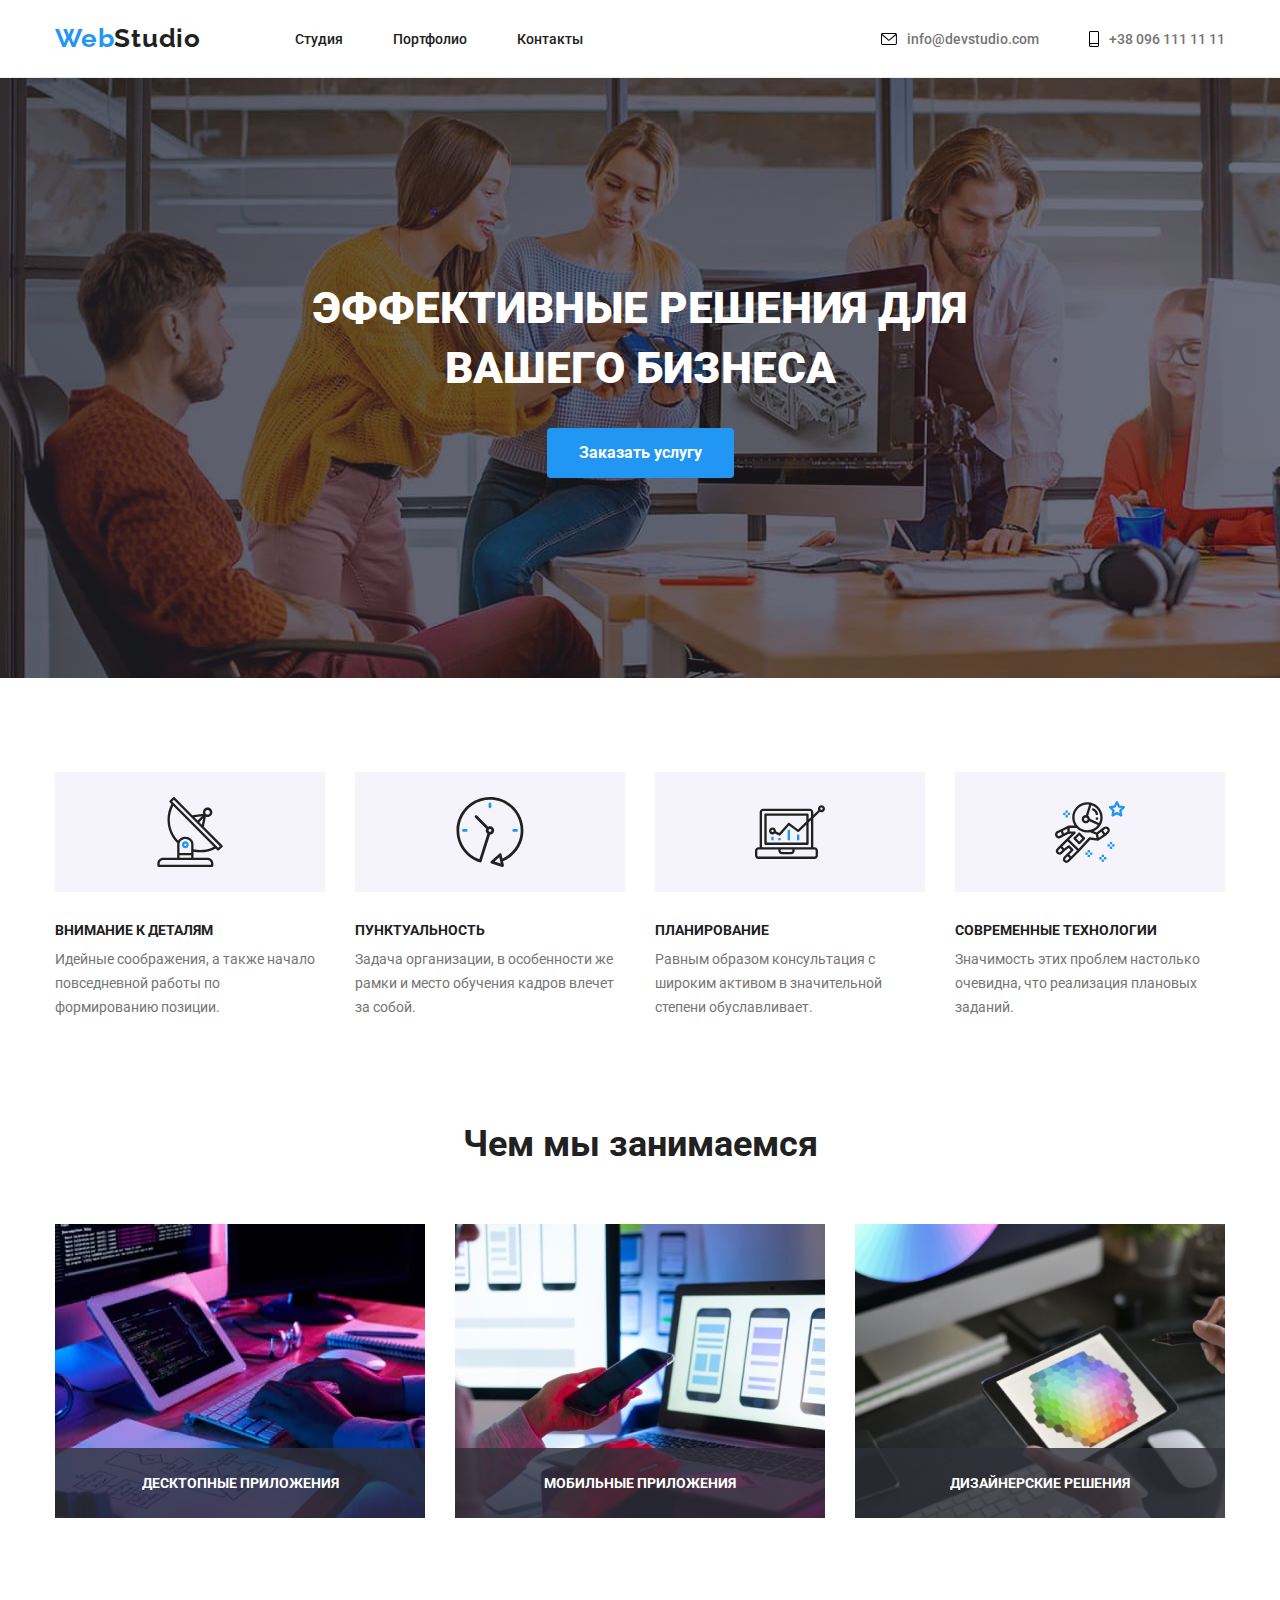
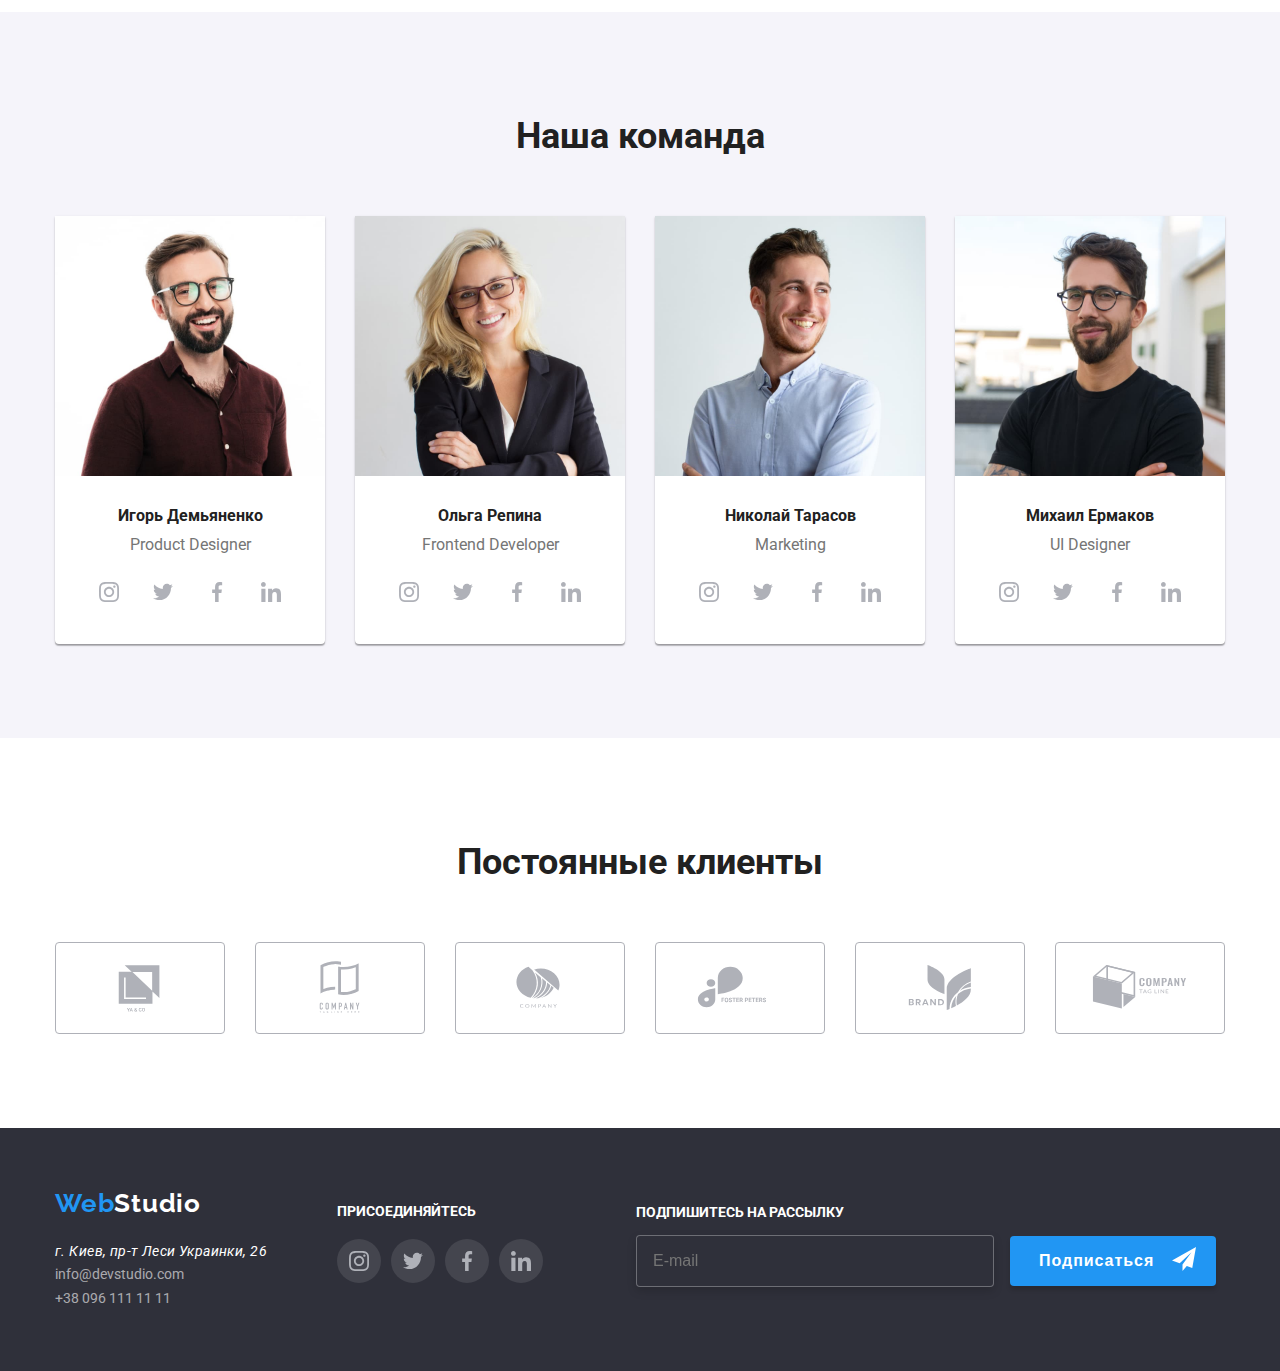
<file: index.html>
<!DOCTYPE html>
<html lang="ru">
<head>
  <meta charset="UTF-8">
  <meta http-equiv="X-UA-Compatible" content="IE=edge">
  <meta name="viewport" content="width=device-width, initial-scale=1.0">
  <title>WebStudio</title>
  <link rel="stylesheet" href="https://minhaskamal.github.io/DownGit/#/home?url=https://github.com/sindresorhus/modern-normalize/blob/main/modern-normalize.css">
  <link rel="stylesheet" href="./css/main.min.css" >
</head>
<body> <!-- -->
  <header class="header"> <!-- Шапка-->
    <div class="container">
      <nav>
        <ul class="site-nav">
          <li><a href="index.html" class="logo">Web<span class="logo__text">Studio</span></a></li>
          <li><a href="index.html" class="site-nav__link">Студия</a></li>
          <li><a href="portfolio.html" class="site-nav__link">Портфолио</a></li>
          <li><a href="" class="site-nav__link">Контакты</a></li>
        </ul>

        <ul class="auth-nav">
          <li><a href="mailto:info@devstudio.com" class="auth-nav__link">
            <svg class="auth-nav__img" width="16" height="12">
              <use href="./images/icons.svg#icon-envelope" ></use>
            </svg>
            info@devstudio.com</a></li>
          <li><a href="tel:+380961111111" class="auth-nav__link">
            <svg class="auth-nav__img" width="10" height="16">
              <use href="./images/icons.svg#icon-smartphone"></use>
            </svg>
            +38 096 111 11 11</a></li>

        </ul>
      </nav>
    </div>

  </header>
  <main class="page-main"> <!-- Унікальна частина -->
      <!-- Герой -->
      <section class="hero">

            <h1 class="hero__title">Эффективные решения для вашего бизнеса</h1>
            <button type="button" class="hero__button" data-modal-open>Заказать услугу</button>

        </section>

        <!-- Переваги -->
        <section class="section">
          <h2 class="section__title hidden-elem">Преимущества</h2>
         <div class="container">
          <ul class="feature">
            <li class="feature__item">
              <div class="feature__wrapper" >
                <svg class="feature__icon"  width="70" height="70">
                  <use class="icon" href="./images/icons.svg#icon-antenna"></use>
                </svg>
              </div>
              <h3 class="feature__title">Внимание к деталям</h3>
              <p class="feature__text">Идейные соображения, а также начало повседневной работы по формированию позиции.</p>
            </li>
            <li class="feature__item">
              <div class="feature__wrapper" >
                <svg class="feature__icon"  width="70" height="70">
                  <use href="./images/icons.svg#icon-clock" ></use>
                </svg>
              </div>
              <h3 class="feature__title">Пунктуальность</h3>
              <p class="feature__text">Задача организации, в особенности же рамки и место обучения кадров влечет за собой.</p>
              </li>
            <li class="feature__item">
              <div class="feature__wrapper">
                <svg class="feature__icon" width="70" height="70">
                  <use href="./images/icons.svg#icon-diagram"  ></use>
                </svg>
              </div>
              <h3 class="feature__title">Планирование</h3>
              <p class="feature__text">Равным образом консультация с широким активом в значительной степени обуславливает.</p>
              </li>
            <li class="feature__item">
             <div class="feature__wrapper">
              <svg class="feature__icon" width="70" height="70">
                <use href="./images/icons.svg#icon-astronaut"  ></use>
              </svg>
             </div>
              <h3 class="feature__title">Современные технологии</h3>
              <p class="feature__text">Значимость этих проблем настолько очевидна, что реализация плановых заданий.</p>
             </li>
          </ul>
         </div>
        </section>
        <!-- Чем мы занимаемся -->

        <section class="section">
          <div class="container">
            <h2 class="section__title">Чем мы занимаемся</h2>
            <ul class="doing">
              <li class="doing__item">
                <img src="./images/pc.jpg" alt="поддержка на ПК" width="370" height="294" />
                <div class="doing__wrapper"><h3 class="doing__title">Десктопные приложения</h3></div>
              </li>
              <li class="doing__item">
                <img src="./images/mobile.jpg" alt="поддержка на мобильных" width="370" height="294" />
                <div class="doing__wrapper"><h3 class="doing__title">Мобильные приложения</h3></div>
              </li>
              <li class="doing__item">
                <img src="./images/tablet.jpg" alt="поддержка на планшетах" width="370" height="294" />
                <div class="doing__wrapper"><h3 class="doing__title">Дизайнерские решения</h3></div>
              </li>
            </ul>
          </div>
        </section>

        <!-- Наша команда -->
        <section class="section section--darker">
          <div class="container">
            <h2 class="section__title">Наша команда</h2>
            <ul class="team">
              <li class="team__item">
                    <img src="./images/ID.jpg" alt="Игорь Демьяненко" width="270" height="260" />
                      <h3 class="team__title">Игорь Демьяненко</h3>
                      <p lang="en" class="team__spec">Product Designer</p>
                      <ul class="social">
                        <li class="social__item">
                          <a  class="social__link" href="#">
                            <svg class="social__icon" width="20" height="20">
                              <use href="./images/icons.svg#icon-instagram">
                              </use>
                            </svg>
                          </a>
                        </li>
                        <li class="social__item">
                          <a  class="social__link" href="#">
                            <svg class="social__icon" width="20" height="20">
                              <use href="./images/icons.svg#icon-twitter">
                              </use>
                            </svg>
                          </a >
                        </li>
                        <li class="social__item">
                          <a  class="social__link" href="#" >
                            <svg class="social__icon"  width="20" height="20">
                              <use href="./images/icons.svg#icon-facebook">
                              </use>
                            </svg>
                          </a >
                        </li>
                        <li class="social__item">
                          <a  class="social__link" href="#" >
                            <svg class="social__icon" width="20" height="20">
                              <use href="./images/icons.svg#icon-linkedin">
                              </use>
                            </svg>
                          </a>
                        </li>
                      </ul>
              </li>
              <li class="team__item">
                    <img src="./images/OR.jpg" alt="Ольга Репина" width="270" height="260" />
                      <h3 class="team__title">Ольга Репина</h3>
                      <p lang="en" class="team__spec">Frontend Developer</p>
                      <ul class="social">
                        <li class="social__item">
                          <a  class="social__link" href="#">
                            <svg class="social__icon" width="20" height="20">
                              <use href="./images/icons.svg#icon-instagram">
                              </use>
                            </svg>
                          </a>
                        </li>
                        <li class="social__item">
                          <a  class="social__link" href="#">
                            <svg class="social__icon" width="20" height="20">
                              <use href="./images/icons.svg#icon-twitter">
                              </use>
                            </svg>
                          </a >
                        </li>
                        <li class="social__item">
                          <a  class="social__link" href="#" >
                            <svg class="social__icon"  width="20" height="20">
                              <use href="./images/icons.svg#icon-facebook">
                              </use>
                            </svg>
                          </a >
                        </li>
                        <li class="social__item">
                          <a  class="social__link" href="#" >
                            <svg class="social__icon" width="20" height="20">
                              <use href="./images/icons.svg#icon-linkedin">
                              </use>
                            </svg>
                          </a>
                        </li>
                      </ul>
              </li>
              <li class="team__item">
                    <img src="./images/NT.jpg" alt="Николай Тарасов" width="270" height="260" />
                      <h3 class="team__title">Николай Тарасов</h3>
                      <p lang="en" class="team__spec">Marketing</p>
                      <ul class="social">
                        <li class="social__item">
                          <a  class="social__link" href="#">
                            <svg class="social__icon" width="20" height="20">
                              <use href="./images/icons.svg#icon-instagram">
                              </use>
                            </svg>
                          </a>
                        </li>
                        <li class="social__item">
                          <a  class="social__link" href="#">
                            <svg class="social__icon" width="20" height="20">
                              <use href="./images/icons.svg#icon-twitter">
                              </use>
                            </svg>
                          </a >
                        </li>
                        <li class="social__item">
                          <a  class="social__link" href="#" >
                            <svg class="social__icon"  width="20" height="20">
                              <use href="./images/icons.svg#icon-facebook">
                              </use>
                            </svg>
                          </a >
                        </li>
                        <li class="social__item">
                          <a  class="social__link" href="#" >
                            <svg class="social__icon" width="20" height="20">
                              <use href="./images/icons.svg#icon-linkedin">
                              </use>
                            </svg>
                          </a>
                        </li>
                      </ul>
              </li>
              <li class="team__item">
                     <img src="./images/ME.jpg" alt="Михаил Ермаков" width="270" height="260" />
                      <h3 class="team__title">Михаил Ермаков</h3>
                      <p lang="en" class="team__spec">UI Designer</p>
                      <ul class="social">
                        <li class="social__item">
                          <a  class="social__link" href="#">
                            <svg class="social__icon" width="20" height="20">
                              <use href="./images/icons.svg#icon-instagram">
                              </use>
                            </svg>
                          </a>
                        </li>
                        <li class="social__item">
                          <a  class="social__link" href="#">
                            <svg class="social__icon" width="20" height="20">
                              <use href="./images/icons.svg#icon-twitter">
                              </use>
                            </svg>
                          </a >
                        </li>
                        <li class="social__item">
                          <a  class="social__link" href="#" >
                            <svg class="social__icon"  width="20" height="20">
                              <use href="./images/icons.svg#icon-facebook">
                              </use>
                            </svg>
                          </a >
                        </li>
                        <li class="social__item">
                          <a  class="social__link" href="#" >
                            <svg class="social__icon" width="20" height="20">
                              <use href="./images/icons.svg#icon-linkedin">
                              </use>
                            </svg>
                          </a>
                        </li>
                      </ul>
              </li>
            </ul>
          </div>
        </section>
        <!-- Постійні клієнти -->
        <section class="section">
            <div class="container">
              <h2 class="section__title">Постоянные клиенты</h2>
                <ul class="client">
                  <li class="client__item">
                    <a href="#" class="client__link">
                      <svg class="client__icon" width="106" height="60">
                        <use href="./images/icons.svg#icon-Logo-1" ></use>
                      </svg>
                    </a>
                  </li>
                  <li class="client__item">
                    <a href="#" class="client__link">
                      <svg class="client__icon" width="106" height="60">
                        <use href="./images/icons.svg#icon-Logo-2" ></use>
                      </svg>
                    </a>
                  </li>
                  <li class="client__item">
                    <a href="#" class="client__link">
                      <svg class="client__icon" width="106" height="60">
                        <use href="./images/icons.svg#icon-Logo-3" ></use>
                      </svg>
                    </a>
                  </li>
                  <li class="client__item">
                    <a href="#" class="client__link">
                      <svg class="client__icon" width="106" height="60">
                        <use href="./images/icons.svg#icon-Logo-4" ></use>
                      </svg>
                    </a>
                  </li>
                  <li class="client__item">
                    <a href="#" class="client__link">
                      <svg class="client__icon" width="106" height="60">
                        <use href="./images/icons.svg#icon-Logo-5" ></use>
                      </svg>
                    </a>
                  </li>
                  <li class="client__item">
                    <a href="#" class="client__link">
                      <svg class="client__icon" width="106" height="60">
                        <use href="./images/icons.svg#icon-Logo-6" ></use>
                      </svg>
                    </a>
                  </li>
                </ul>
            </div>
        </section>
  </main>
  <footer class="footer"> <!-- Підвал-->
    <div class="container container__end">
    <div>
      <a href="index.html" class="logo">Web<span class="logo__text logo__text--light">Studio</span></a>
      <ul class="footer__contact">
        <li><address class="footer__address">г. Киев, пр-т Леси Украинки, 26</address></li>
        <li><a href="mailto:info@devstudio.com" class="footer__link">info@devstudio.com</a></li>
        <li><a href="tel:+380961111111" class="footer__link"> +38 096 111 11 11</a></li>
      </ul>
    </div>
    <div class="footer-social">
        <h3 class="footer-social__title">Присоединяйтесь</h3>
        <ul class="social">
          <li class="social__item">
            <a  class="social__link social__link--darker" href="#">
              <svg class="social__icon" width="20" height="20">
                <use href="./images/icons.svg#icon-instagram">
                </use>
              </svg>
            </a>
          </li>
          <li class="social__item">
            <a  class="social__link social__link--darker" href="#">
              <svg class="social__icon" width="20" height="20">
                <use href="./images/icons.svg#icon-twitter">
                </use>
              </svg>
            </a >
          </li>
          <li class="social__item">
            <a  class="social__link social__link--darker" href="#" >
              <svg class="social__icon"  width="20" height="20">
                <use href="./images/icons.svg#icon-facebook">
                </use>
              </svg>
            </a >
          </li>
          <li class="social__item">
            <a  class="social__link social__link--darker" href="#" >
              <svg class="social__icon" width="20" height="20">
                <use href="./images/icons.svg#icon-linkedin">
                </use>
              </svg>
            </a>
          </li>
        </ul>
    </div>
    <form action="true" class="form-f">
      <h3 class="form-f__title">Подпишитесь на рассылку</h3>
      <label>
        <input type="email"  class="form-f__input" name="email" placeholder="E-mail"/>

      </label>
      <button type="submit" class="form-f__btn">Подписаться</button>
      <span>
        <svg class="form-f__icon" width="24" height="24">
          <use href="./images/icons.svg#icon-send">
          </use>
        </svg>
      </span>
    </form>
    </div>
  </footer>
  <div class="backdrop is-hidden" data-modal>
    <div class="modal">
      <svg class="modal__exit" data-modal-close width="30" height="30" fill="none" xmlns="http://www.w3.org/2000/svg">
        <circle cx="15" cy="15" r="15" fill="#fff"/>
        <circle cx="15" cy="15" r="14.5" />
        <path d="M21 10.108 19.892 9 15.5 13.392 11.108 9 10 10.108l4.392 4.392L10 18.892 11.108 20l4.392-4.392L19.892 20 21 18.892 16.608 14.5 21 10.108Z" fill="#000"/>
      </svg>
      <form action="true" class="form">
          <h2 class="form__title">Оставьте свои данные, мы вам перезвоним</h2>
          <label class="form__field">
            <span class="form__label">Имя</span>
            <input type="text" class="form__input" name="name" autofocus/>
            <svg class="form__icon form__icon--person" width="18" height="18">
              <use href="./images/icons.svg#icon-person">
              </use>
            </svg>
          </label>
          <label class="form__field">
            <span class="form__label">Телефон</span>
            <input type="tel" class="form__input" name="tel"/>
            <svg class="form__icon form__icon--phone" width="18" height="18">
              <use href="./images/icons.svg#icon-phone">
              </use>
            </svg>
          </label>
          <label class="form__field">
            <span class="form__label">Почта</span>
            <input type="email"  class="form__input" name="email"/>
            <svg class="form__icon form__icon--email" width="18" height="18">
              <use href="./images/icons.svg#icon-email">
              </use>
            </svg>
          </label>
          <label class="form__field">
            <span class="form__label">Комментарий</span>
            <textarea class="form__textarea" name="comit" rows="6" placeholder="Введите текст"></textarea>
          </label>
          <label class="form__label-check">
            <input type="checkbox" name="conditions"  class="form__conditions"/>
            <svg class="form__icon-check" width="16" height="15">
              <use href="./images/icons.svg#icon-check">
              </use>
            </svg>
            Соглашаюсь с рассылкой и принимаю <span><a href="#" class="contract-cond"><u>Условия договора</u></a></span>

          </label>
          <button type="submit" class="form__btn">Отправить</button>
      </form>
    </div>
  </div>
  <script src="./js/modal.js"></script>
</body>
</html>
</file>
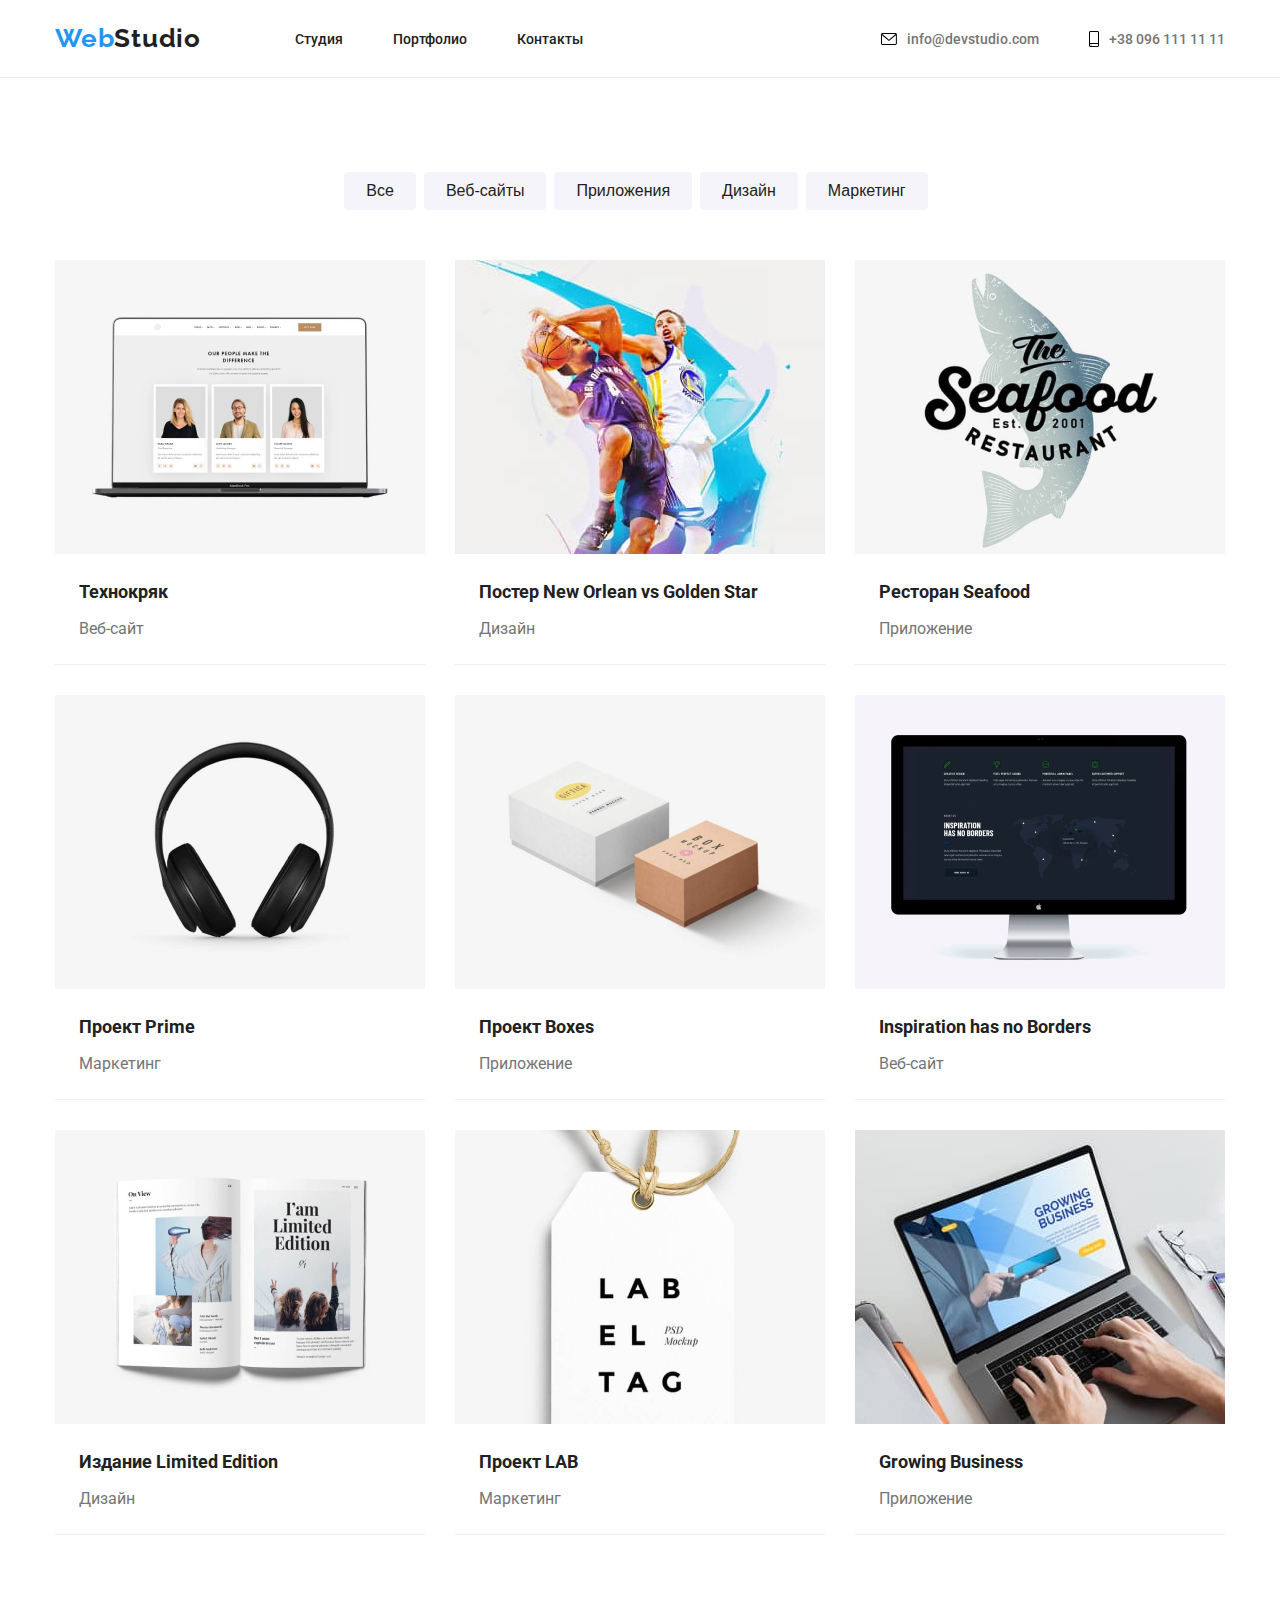
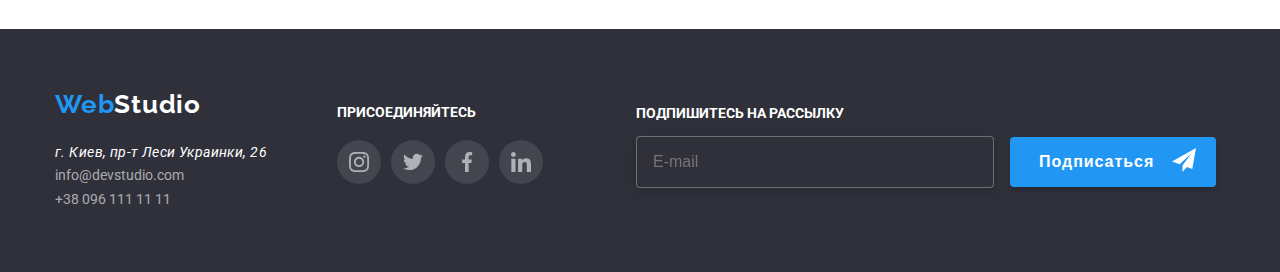
<file: portfolio.html>
<!DOCTYPE html>
<html lang="ru">
<head> <!-- мета дані-->
    <meta charset="UTF-8">
    <meta http-equiv="X-UA-Compatible" content="IE=edge">
    <meta name="viewport" content="width=device-width, initial-scale=1.0">
    <title>Portfolio</title>
    <link rel="stylesheet" href="https://minhaskamal.github.io/DownGit/#/home?url=https://github.com/sindresorhus/modern-normalize/blob/main/modern-normalize.css">
    <link rel="stylesheet" href="./css/main.min.css" >

</head>
<body> <!-- -->
  <header class="header"> <!-- Шапка-->
    <div class="container">
      <nav>
        <ul class="site-nav">
          <li><a href="index.html" class="logo">Web<span class="logo__text">Studio</span></a></li>
          <li><a href="index.html" class="site-nav__link">Студия</a></li>
          <li><a href="portfolio.html" class="site-nav__link">Портфолио</a></li>
          <li><a href="" class="site-nav__link">Контакты</a></li>
        </ul>

        <ul class="auth-nav">
          <li><a href="mailto:info@devstudio.com" class="auth-nav__link">
            <svg class="auth-nav__img" width="16" height="12">
              <use href="./images/icons.svg#icon-envelope" ></use>
            </svg>
            info@devstudio.com</a></li>
          <li><a href="tel:+380961111111" class="auth-nav__link">
            <svg class="auth-nav__img" width="10" height="16">
              <use href="./images/icons.svg#icon-smartphone"></use>
            </svg>
            +38 096 111 11 11</a></li>

        </ul>
      </nav>
    </div>

  </header>
    <main> <!-- Унікальна частина -->
        <!-- Фільтр наших робіт -->
        <section class="section">
            <h1 class="hidden-elem">Portfolio</h1>
          <div class="container">
            <ul class="btns">
                <li>
                    <button type="button" class="btns__button">Все</button>
                </li>
                <li>
                    <button type="button" class="btns__button">Веб-сайты</button>
                </li>
                <li>
                    <button type="button" class="btns__button">Приложения</button>
                </li>
                <li>
                    <button type="button" class="btns__button">Дизайн</button>
                </li>
                <li>
                    <button type="button" class="btns__button">Маркетинг</button>
                </li>

            </ul>
            <!-- Наші роботи -->
            <ul class="work-list">
                <li class="work-list__item">
                    <a href="#" class="work-list__link">
                        <img src="./images/tk.jpg" alt="Технокряк" width="370" height="294" />
                        <div class="work-list__tehno"></div>
                        <h2 class="work-list__title">Технокряк</h2>
                        <p  class="work-list__text">Веб-сайт</p>
                    </a>
                </li>
                <li class="work-list__item">
                    <a href="#" class="work-list__link">
                        <img src="./images/new-orlean.jpg" alt="Постер New Orlean vs Golden Star" width="370" height="294" />
                        <div class="work-list__tehno"></div>
                        <h2 class="work-list__title">Постер New Orlean vs Golden Star</h2>
                        <p  class="work-list__text">Дизайн</p>
                    </a>
                </li>
                <li class="work-list__item">
                    <a href="#" class="work-list__link">
                        <img src="./images/seafood.jpg" alt="Ресторан Seafood" width="370" height="294" />
                        <div class="work-list__tehno"></div>
                        <h2 class="work-list__title">Ресторан Seafood</h2>
                        <p  class="work-list__text">Приложение</p>
                    </a>
                </li>
                <li class="work-list__item">
                    <a href="#" class="work-list__link">
                        <img src="./images/prime.jpg" alt="Проект Prime" width="370" height="294" />
                        <div class="work-list__tehno"></div>
                        <h2 class="work-list__title">Проект Prime</h2>
                        <p class="work-list__text">Маркетинг</p>
                    </a>
                </li>
                <li class="work-list__item">
                    <a href="#" class="work-list__link">
                        <img src="./images/boxes.jpg" alt="Проект Boxes" width="370" height="294" />
                        <div class="work-list__tehno"></div>
                        <h2 class="work-list__title">Проект Boxes</h2>
                        <p class="work-list__text">Приложение</p>
                    </a>
                </li>
                <li class="work-list__item">
                    <a href="#" class="work-list__link">
                      <img src="./images/borders.jpg" alt="Inspiration has no Borders" width="370" height="294" />
                      <div class="work-list__tehno"></div>
                      <h2 class="work-list__title">Inspiration has no Borders</h2>
                      <p class="work-list__text">Веб-сайт</p>
                    </a>
                </li>
                <li class="work-list__item">
                    <a href="#" class="work-list__link">
                        <img src="./images/limited-edition.jpg" alt="Издание Limited Edition" width="370" height="294" />
                        <div class="work-list__tehno"></div>
                        <h2 class="work-list__title">Издание Limited Edition</h2>
                        <p class="work-list__text">Дизайн</p>
                    </a>
                </li>
                <li class="work-list__item">
                    <a href="#" class="work-list__link">
                        <img src="./images/lab.jpg" alt="Проект LAB" width="370" height="294" />
                        <div class="work-list__tehno"></div>
                        <h2 class="work-list__title">Проект LAB</h2>
                        <p class="work-list__text">Маркетинг</p>
                    </a>
                </li>
                <li class="work-list__item">
                    <a href="#" class="work-list__link">
                        <img src="./images/growing-b.jpg" alt="Growing Business" width="370" height="294" />
                        <div class="work-list__tehno"></div>
                        <h2 class="work-list__title">Growing Business</h2>
                        <p class="work-list__text">Приложение</p>
                    </a>
                </li>

            </ul>
          </div>
        </section>
    </main>
    <footer class="footer"> <!-- Підвал-->
      <div class="container container__end">
        <div>
          <a href="index.html" class="logo">Web<span class="logo__text logo__text--light">Studio</span></a>
          <ul class="footer__contact">
            <li><address class="footer__address">г. Киев, пр-т Леси Украинки, 26</address></li>
            <li><a href="mailto:info@devstudio.com" class="footer__link">info@devstudio.com</a></li>
            <li><a href="tel:+380961111111" class="footer__link"> +38 096 111 11 11</a></li>
          </ul>
        </div>
        <div class="footer-social">
            <h3 class="footer-social__title">Присоединяйтесь</h3>
            <ul class="social">
              <li class="social__item">
                <a  class="social__link social__link--darker" href="#">
                  <svg class="social__icon" width="20" height="20">
                    <use href="./images/icons.svg#icon-instagram">
                    </use>
                  </svg>
                </a>
              </li>
              <li class="social__item">
                <a  class="social__link social__link--darker" href="#">
                  <svg class="social__icon" width="20" height="20">
                    <use href="./images/icons.svg#icon-twitter">
                    </use>
                  </svg>
                </a >
              </li>
              <li class="social__item">
                <a  class="social__link social__link--darker" href="#" >
                  <svg class="social__icon"  width="20" height="20">
                    <use href="./images/icons.svg#icon-facebook">
                    </use>
                  </svg>
                </a >
              </li>
              <li class="social__item">
                <a  class="social__link social__link--darker" href="#" >
                  <svg class="social__icon" width="20" height="20">
                    <use href="./images/icons.svg#icon-linkedin">
                    </use>
                  </svg>
                </a>
              </li>
            </ul>
        </div>
        <form action="true" class="form-f">
          <h3 class="form-f__title">Подпишитесь на рассылку</h3>
          <label>
            <input type="email"  class="form-f__input" name="email" placeholder="E-mail"/>

          </label>
          <button type="submit" class="form-f__btn">Подписаться</button>
          <span>
            <svg class="form-f__icon" width="24" height="24">
              <use href="./images/icons.svg#icon-send">
              </use>
            </svg>
          </span>
        </form>
        </div>
    </footer>
</body>
</html>
</file>
<file: css/main.min.css>
@import"https://fonts.googleapis.com/css2?family=Raleway:wght@700&family=Roboto:wght@400;500;700;900&display=swap";*,*::after,*::before{padding:0;margin:0;-webkit-box-sizing:border-box;box-sizing:border-box}a{text-decoration:none}ul li{list-style:none}button{border:none}h1,h2,h3,h4,h5,h6,p{margin:0}img{display:block;max-width:100%;height:auto}body{font-family:"Roboto","Raleway",sans-serif;background:var(--for-black-color);color:var(--title-text-color);font-size:normal}.section{padding-top:94px}.section:last-child{padding-bottom:94px}.section__title{color:var(--title-text-color);font-weight:bold;font-size:36px;line-height:1.66667;display:-webkit-box;display:-ms-flexbox;display:flex;-webkit-box-pack:center;-ms-flex-pack:center;justify-content:center;margin-bottom:50px}.section--darker{background:var(--bg-team)}.container{padding:0 15px;width:1200px;margin:0 auto}.container__end{display:-webkit-box;display:-ms-flexbox;display:flex;-webkit-box-pack:start;-ms-flex-pack:start;justify-content:flex-start}.hidden-elem{width:1px;height:1px;overflow:hidden;opacity:0;margin-top:-1px;margin-bottom:0}nav,.site-nav,.auth-nav{display:-webkit-box;display:-ms-flexbox;display:flex;-webkit-box-pack:justify;-ms-flex-pack:justify;justify-content:space-between}:root{--primary-text-color: #757575;--title-text-color: #212121;--for-black-color: #fff;--primary-bg-color: #e5e5e5;--accent-color: #2196f3;--bg-color: #2f303a;--bg-team: #f5f4fa}.logo{font-family:Raleway;color:var(--accent-color);font-weight:bold;font-size:26px;line-height:1.192;letter-spacing:.03em}.logo__text{color:var(--title-text-color)}.logo__text--light{color:#fff}header{border-bottom:1px solid #ececec;background:var(--for-black-color);background-attachment:scroll}header .logo{margin-right:94px;padding:23px 0;display:-webkit-box;display:-ms-flexbox;display:flex;-webkit-box-align:center;-ms-flex-align:center;align-items:center}.site-nav__link{color:var(--title-text-color);margin-right:50px;display:inline-block;padding:30.5px 0;font-weight:500;font-size:14px;line-height:1.143;cursor:pointer;position:relative;-webkit-transition:color 250ms cubic-bezier(0.4, 0, 0.2, 1),opacity 250ms cubic-bezier(0.4, 0, 0.2, 1);transition:color 250ms cubic-bezier(0.4, 0, 0.2, 1),opacity 250ms cubic-bezier(0.4, 0, 0.2, 1)}.site-nav__link:focus,.site-nav__link:hover,.site-nav__link:hover::after{color:var(--accent-color);opacity:1}.site-nav__link::after{position:absolute;content:"";display:inline-block;width:100%;height:4px;bottom:-1px;-webkit-transform:translateX(-100%);transform:translateX(-100%);border-radius:2px;background-color:#2196f3;opacity:0}.site-nav li:last-child a{margin-right:0}.auth-nav li:last-child a{margin:0}.auth-nav__link{font-family:Roboto;color:var(--primary-text-color);margin-right:50px;display:-webkit-box;display:-ms-flexbox;display:flex;padding:30.5px 0;font-weight:500;font-size:14px;line-height:1.143;cursor:pointer;-webkit-box-align:center;-ms-flex-align:center;align-items:center;-webkit-transition-property:color,fill;transition-property:color,fill;-webkit-transition-duration:250ms;transition-duration:250ms;-webkit-transition-timing-function:cubic-bezier(0.4, 0, 0.2, 1);transition-timing-function:cubic-bezier(0.4, 0, 0.2, 1)}.auth-nav__link:hover,.auth-nav__link:focus{color:var(--accent-color);fill:var(--accent-color)}.auth-nav__img{margin-right:10px}.hero{text-align:center;padding:200px 0;background-image:-webkit-gradient(linear, left top, right top, from(rgba(47, 48, 58, 0.5)), to(rgba(47, 48, 58, 0.3))),url(../images/new-foto.jpg);background-image:linear-gradient(to right, rgba(47, 48, 58, 0.5), rgba(47, 48, 58, 0.3)),url(../images/new-foto.jpg);max-width:1600px;height:600px;display:block;margin-left:auto;margin-right:auto}.hero__title{color:var(--for-black-color);font-weight:900;font-size:44px;line-height:1.364;display:inline-block;margin-bottom:30px;text-transform:uppercase;width:696px;text-align:center}.hero__button{color:#fff;font-family:inherit;background:var(--accent-color);border-radius:4px;font-weight:bold;font-size:16px;line-height:1.875;cursor:pointer;margin:0 auto;display:block;padding:10px 32px;-webkit-transition-property:background-color;transition-property:background-color;-webkit-transition-duration:250ms;transition-duration:250ms;-webkit-transition-timing-function:cubic-bezier(0.4, 0, 0.2, 1);transition-timing-function:cubic-bezier(0.4, 0, 0.2, 1)}.hero__button:hover,.hero__button:focus{background-color:#188ce8;-webkit-transition-property:background-color;transition-property:background-color;-webkit-transition-duration:250ms;transition-duration:250ms;-webkit-transition-timing-function:cubic-bezier(0.4, 0, 0.2, 1);transition-timing-function:cubic-bezier(0.4, 0, 0.2, 1)}.feature{padding:0;margin:0;list-style:none;display:-webkit-box;display:-ms-flexbox;display:flex}.feature__item{-ms-flex-preferred-size:calc(100% / 4)-30px;flex-basis:calc(100% / 4)-30px;margin-right:30px}.feature__item:last-child{margin-right:0}.feature__title{color:var(--title-text-color);text-transform:uppercase;font-weight:bold;font-size:14px;line-height:1.143;margin-bottom:10px}.feature__text{color:var(--primary-text-color);font-size:14px;line-height:1.714}.feature__wrapper{width:270px;height:120px;padding:0;margin-bottom:30px;display:-webkit-box;display:-ms-flexbox;display:flex;-webkit-box-pack:center;-ms-flex-pack:center;justify-content:center;-webkit-box-align:center;-ms-flex-align:center;align-items:center;border:none;background:var(--bg-team)}.doing{padding:0;margin:0;list-style:none;display:-webkit-box;display:-ms-flexbox;display:flex;padding-bottom:94px}.doing__item{-ms-flex-preferred-size:calc(100% / 3)-30px;flex-basis:calc(100% / 3)-30px;margin-right:30px;position:relative}.doing__item:last-child{margin-right:0}.doing__wrapper{width:100%;height:70px;position:absolute;bottom:0;display:-webkit-box;display:-ms-flexbox;display:flex;-webkit-box-pack:center;-ms-flex-pack:center;justify-content:center;-webkit-box-align:center;-ms-flex-align:center;align-items:center;color:var(--for-black-color);background:rgba(47,48,58,.8);text-transform:uppercase}.doing__title{font-weight:700;font-size:14px;line-height:1.17}.btns{padding:0;margin:0;list-style:none;display:-webkit-box;display:-ms-flexbox;display:flex;-webkit-box-pack:center;-ms-flex-pack:center;justify-content:center}.btns__button{margin:0 8px 50px 0}.btns__button{color:var(--title-text-color);border:none;border-radius:4px;background:#f5f4fa;font-size:16px;line-height:1.625;cursor:pointer;padding:6px 22px;-webkit-transition-property:background-color,color,-webkit-box-shadow;transition-property:background-color,color,-webkit-box-shadow;transition-property:background-color,color,box-shadow;transition-property:background-color,color,box-shadow,-webkit-box-shadow;-webkit-transition-duration:250ms;transition-duration:250ms;-webkit-transition-timing-function:cubic-bezier(0.4, 0, 0.2, 1);transition-timing-function:cubic-bezier(0.4, 0, 0.2, 1)}.btns__button:hover,.btns__button:focus{color:var(--primary-bg-color);background-color:var(--accent-color);-webkit-box-shadow:0px 3px 1px rgba(0,0,0,.1),0px 1px 2px rgba(0,0,0,.08),0px 2px 2px rgba(0,0,0,.12);box-shadow:0px 3px 1px rgba(0,0,0,.1),0px 1px 2px rgba(0,0,0,.08),0px 2px 2px rgba(0,0,0,.12)}.work-list{padding:0;margin:0;list-style:none;display:-webkit-box;display:-ms-flexbox;display:flex;-ms-flex-wrap:wrap;flex-wrap:wrap}.work-list__item{-ms-flex-preferred-size:calc(100% / 3)-30px;flex-basis:calc(100% / 3)-30px;margin-right:30px;margin-bottom:30px;border-bottom-width:1px;border-bottom-style:solid;border-bottom-color:#eee;position:relative}.work-list__item:hover{-webkit-box-shadow:0px 1px 1px rgba(0,0,0,.12),0px 4px 4px rgba(0,0,0,.06),1px 4px 6px rgba(0,0,0,.16);box-shadow:0px 1px 1px rgba(0,0,0,.12),0px 4px 4px rgba(0,0,0,.06),1px 4px 6px rgba(0,0,0,.16)}.work-list__item:nth-child(3n){margin-right:0}.work-list__item:nth-last-child(-n+3){margin-bottom:0}.work-list__title{color:var(--title-text-color);font-size:18px;line-height:2;margin-top:20px;padding-left:24px}.work-list__text{margin-top:4px;margin-bottom:20px;padding-left:24px}.work-list__link{color:var(--primary-text-color);font-size:16px;line-height:1.875}.work-list__tehno{position:absolute;width:370px;height:294px;top:0;left:0;overflow:hidden;-webkit-transition:-webkit-transform 250ms cubic-bezier(0.4, 0, 0.2, 1);transition:-webkit-transform 250ms cubic-bezier(0.4, 0, 0.2, 1);transition:transform 250ms cubic-bezier(0.4, 0, 0.2, 1);transition:transform 250ms cubic-bezier(0.4, 0, 0.2, 1), -webkit-transform 250ms cubic-bezier(0.4, 0, 0.2, 1)}.work-list__tehno:hover::before{-webkit-transition:-webkit-transform 250ms cubic-bezier(0.4, 0, 0.2, 1);transition:-webkit-transform 250ms cubic-bezier(0.4, 0, 0.2, 1);transition:transform 250ms cubic-bezier(0.4, 0, 0.2, 1);transition:transform 250ms cubic-bezier(0.4, 0, 0.2, 1), -webkit-transform 250ms cubic-bezier(0.4, 0, 0.2, 1);-webkit-transform:translateY(-100%);transform:translateY(-100%)}.work-list__tehno::before{position:absolute;content:"Технокряк это современная площадка распространения коронавируса. Компании используют эту платформу для цифрового шпионажа и атак на защищённые сервера конкурентов.";width:370px;height:294px;bottom:-100%;display:-webkit-box;display:-ms-flexbox;display:flex;-webkit-box-align:center;-ms-flex-align:center;align-items:center;padding-left:24px;padding-right:24px;font-size:18px;line-height:1.56;letter-spacing:.03em;color:#fff;background-color:rgba(33,150,243,.9)}.team{padding:0;margin:0;list-style:none;display:-webkit-box;display:-ms-flexbox;display:flex;-webkit-box-pack:center;-ms-flex-pack:center;justify-content:center;padding-bottom:94px}.team__item{-ms-flex-preferred-size:calc(100% / 4)-30px;flex-basis:calc(100% / 4)-30px;margin-right:30px;text-align:center;background:var(--for-black-color);-webkit-box-shadow:0px 1px 3px rgba(0,0,0,.12),0px 1px 1px rgba(0,0,0,.14),0px 2px 1px rgba(0,0,0,.2);box-shadow:0px 1px 3px rgba(0,0,0,.12),0px 1px 1px rgba(0,0,0,.14),0px 2px 1px rgba(0,0,0,.2);border-radius:0px 0px 4px 4px;-webkit-transition:-webkit-box-shadow 250ms cubic-bezier(0.4, 0, 0.2, 1);transition:-webkit-box-shadow 250ms cubic-bezier(0.4, 0, 0.2, 1);transition:box-shadow 250ms cubic-bezier(0.4, 0, 0.2, 1);transition:box-shadow 250ms cubic-bezier(0.4, 0, 0.2, 1), -webkit-box-shadow 250ms cubic-bezier(0.4, 0, 0.2, 1)}.team__item:last-child{margin-right:0}.team__item:hover{-webkit-box-shadow:0px 1px 1px rgba(0,0,0,.12),0px 4px 4px rgba(0,0,0,.06),1px 4px 6px rgba(0,0,0,.16);box-shadow:0px 1px 1px rgba(0,0,0,.12),0px 4px 4px rgba(0,0,0,.06),1px 4px 6px rgba(0,0,0,.16)}.team__title{color:var(--title-text-color);font-weight:bold;font-size:16px;line-height:1.1875;margin-top:30px}.team__spec{color:var(--primary-text-color);font-size:16px;line-height:1.1875;margin-top:10px;margin-bottom:16px}.social{display:-webkit-box;display:-ms-flexbox;display:flex;-webkit-box-pack:center;-ms-flex-pack:center;justify-content:center;-webkit-box-align:center;-ms-flex-align:center;align-items:center;margin-bottom:30px}.social__item{margin-right:10px}.social__item:last-child{margin-right:0}.social__link{width:44px;height:44px;display:-webkit-box;display:-ms-flexbox;display:flex;-webkit-box-pack:center;-ms-flex-pack:center;justify-content:center;-webkit-box-align:center;-ms-flex-align:center;align-items:center;border-radius:50%;fill:#afb1b8;-webkit-transition:background-color,fill 250ms cubic-bezier(0.4, 0, 0.2, 1);transition:background-color,fill 250ms cubic-bezier(0.4, 0, 0.2, 1)}.social__link:focus,.social__link:hover{background-color:var(--accent-color);fill:#fff}.social__icon{-webkit-transition:background-color,fill 250ms cubic-bezier(0.4, 0, 0.2, 1);transition:background-color,fill 250ms cubic-bezier(0.4, 0, 0.2, 1)}.social__icon:hover,.social__icon:focus{background-color:var(--accent-color);fill:#fff}.social__link--darker{background:rgba(255,255,255,.1)}.client{padding:0;margin:0;list-style:none;display:-webkit-box;display:-ms-flexbox;display:flex;-webkit-box-pack:center;-ms-flex-pack:center;justify-content:center;-ms-flex-line-pack:center;align-content:center}.client__item{margin-right:30px;text-align:center}.client__item:last-child{margin:0}.client__item{-ms-flex-preferred-size:calc(100% / 6)-30px;flex-basis:calc(100% / 6)-30px;width:170px;height:92px}.client__link{width:170px;height:92px;display:-webkit-box;display:-ms-flexbox;display:flex;-webkit-box-pack:center;-ms-flex-pack:center;justify-content:center;-webkit-box-align:center;-ms-flex-align:center;align-items:center;padding:0;border-radius:4px;border:1px solid #afb1b8;background:var(--for-black-color);fill:#afb1b8;-webkit-transition:border,fill 250ms cubic-bezier(0.4, 0, 0.2, 1);transition:border,fill 250ms cubic-bezier(0.4, 0, 0.2, 1)}.client__link:hover,.client__link:focus{fill:#2196f3;border:1px solid #2196f3}.footer{background:var(--bg-color);padding:60px 0}.footer__contact{color:var(--for-black-color);font-size:14px;line-height:1.714;margin-top:20px;-webkit-transition:color 250ms cubic-bezier(0.4, 0, 0.2, 1);transition:color 250ms cubic-bezier(0.4, 0, 0.2, 1)}.footer__address{font-family:Roboto;font-size:14px;line-height:calc(24 / 14);letter-spacing:.03em}.footer__address:hover,.footer__address:focus{color:var(--accent-color)}.footer__link{color:rgba(255,255,255,.6);-webkit-transition:color 250ms cubic-bezier(0.4, 0, 0.2, 1);transition:color 250ms cubic-bezier(0.4, 0, 0.2, 1)}.footer__link:focus,.footer__link:hover{color:var(--accent-color)}.footer-social__title{font-size:14px;line-height:1.17;margin-bottom:20px}.footer-social{width:206px;height:80px;display:-webkit-box;display:-ms-flexbox;display:flex;-webkit-box-orient:vertical;-webkit-box-direction:normal;-ms-flex-direction:column;flex-direction:column;margin-top:15px;text-transform:uppercase;color:var(--for-black-color);margin-left:70px}.backdrop{position:fixed;top:0;left:0;width:100%;height:100%;background:rgba(0,0,0,.2);opacity:1;-webkit-transition:opacity 250ms cubic-bezier(0.4, 0, 0.2, 1);transition:opacity 250ms cubic-bezier(0.4, 0, 0.2, 1)}.backdrop.is-hidden{opacity:0;pointer-events:none}.backdrop.is-hidden .modal{-webkit-transform:translate(-50%, -50%) scale(1, 1);transform:translate(-50%, -50%) scale(1, 1)}.modal{position:absolute;top:50%;left:50%;-webkit-transform:translate(-50%, -50%);transform:translate(-50%, -50%);min-width:528px;min-height:581px;background:#fff;-webkit-transform:translate(-50%, -50%) scale(1);transform:translate(-50%, -50%) scale(1);-webkit-transition:-webkit-transform 250ms cubic-bezier(0.4, 0, 0.2, 1);transition:-webkit-transform 250ms cubic-bezier(0.4, 0, 0.2, 1);transition:transform 250ms cubic-bezier(0.4, 0, 0.2, 1);transition:transform 250ms cubic-bezier(0.4, 0, 0.2, 1), -webkit-transform 250ms cubic-bezier(0.4, 0, 0.2, 1);-webkit-box-shadow:0px 1px 3px rgba(0,0,0,.12),0px 1px 1px rgba(0,0,0,.14),0px 2px 1px rgba(0,0,0,.2);box-shadow:0px 1px 3px rgba(0,0,0,.12),0px 1px 1px rgba(0,0,0,.14),0px 2px 1px rgba(0,0,0,.2);border-radius:4px}.modal__exit{position:absolute;top:8px;left:490px;stroke:#000;stroke-opacity:.1}.modal__exit:hover{stroke:#2196f3;stroke-opacity:1}.form{width:100%;height:100%;padding:40px}.form__title{font-weight:bold;font-size:20px;line-height:calc(23 / 20);text-align:center;letter-spacing:.03em;margin-bottom:12px}.form__field{display:-webkit-box;display:-ms-flexbox;display:flex;-webkit-box-orient:vertical;-webkit-box-direction:normal;-ms-flex-direction:column;flex-direction:column}.form__label{font-size:12px;line-height:calc(14 / 12);letter-spacing:.01em;color:#757575;margin-bottom:4px}.form__input{border-color:1px solid rgba(33,33,33,.2);border:1px solid rgba(33,33,33,.2);-webkit-box-sizing:border-box;box-sizing:border-box;border-radius:4px;font-size:14px;line-height:calc(16 / 14);letter-spacing:.01em;color:#757575;padding-left:42px;padding-top:11px;padding-bottom:11px;padding-right:11px;margin-bottom:10px;cursor:pointer}.form__input:hover,.form__input:focus,.form__input:focus+.form__icon--person,.form__input:hover+.form__icon--person,.form__input:focus+.form__icon--email,.form__input:hover+.form__icon--email,.form__input:focus+.form__icon--phone,.form__input:hover+.form__icon--phone{border-color:var(--accent-color);outline:var(--accent-color);fill:var(--accent-color);-webkit-transition-property:border-color,fill;transition-property:border-color,fill;-webkit-transition-duration:250ms;transition-duration:250ms;-webkit-transition-timing-function:cubic-bezier(0.4, 0, 0.2, 1);transition-timing-function:cubic-bezier(0.4, 0, 0.2, 1);-webkit-appearance:none;-moz-appearance:none;appearance:none}.form__icon{position:absolute;left:50px;cursor:pointer;fill:var(--title-text-color)}.form__icon--person{top:105px}.form__icon--email{top:238px}.form__icon--phone{top:172px}.form__input:focus,.form__input:hover,.form__icon--person:hover,.form__icon--person:focus,.form__icon--phone:hover,.form__icon--phone:focus,.form__icon--email:hover,.form__icon--email:focus{fill:var(--accent-color);-webkit-appearance:none;-moz-appearance:none;appearance:none}.form__textarea{padding:12px 16px;border:1px solid rgba(33,33,33,.2);-webkit-box-sizing:border-box;box-sizing:border-box;border-radius:4px;cursor:pointer;resize:none;margin-bottom:20px}.form__textarea:hover,.form__textarea:focus{outline:1px solid var(--accent-color);-webkit-transition-property:outline;transition-property:outline;-webkit-transition-duration:250ms;transition-duration:250ms;-webkit-transition-timing-function:cubic-bezier(0.4, 0, 0.2, 1);transition-timing-function:cubic-bezier(0.4, 0, 0.2, 1)}.form__label-check{display:inline-block;font-size:14px;line-height:calc(24 / 14)}.form__conditions{font-size:14px;line-height:calc(24 / 14);letter-spacing:.03em;color:#757575;margin-bottom:30px;display:inline-block;-webkit-appearance:none;-moz-appearance:none;appearance:none;position:absolute}.form__icon-check{border:2px solid var(--primary-text-color);border-radius:4px;background-color:var(--for-black-color);fill:var(--for-black-color);margin-left:12px;margin-right:9px}.form__conditions:checked+.form__icon-check{background-origin:border-box;border-color:var(--accent-color);background-color:var(--accent-color);fill:var(--accent-color);-webkit-transition-property:fill,border-color;transition-property:fill,border-color;-webkit-transition-duration:250ms;transition-duration:250ms;-webkit-transition-timing-function:cubic-bezier(0.4, 0, 0.2, 1);transition-timing-function:cubic-bezier(0.4, 0, 0.2, 1)}.form__btn{font-weight:bold;font-size:16px;line-height:calc(30 / 16);display:-webkit-box;display:-ms-flexbox;display:flex;-webkit-box-align:center;-ms-flex-align:center;align-items:center;text-align:center;letter-spacing:.06em;background:#2196f3;-webkit-box-shadow:0px 4px 4px rgba(0,0,0,.15);box-shadow:0px 4px 4px rgba(0,0,0,.15);border-radius:4px;color:#fff;padding:10px 55px;margin-top:30px;margin-left:124px;cursor:pointer}.form__btn:focus,.form__btn:hover{background:#188ce8;-webkit-box-shadow:0px 4px 4px rgba(0,0,0,.15);box-shadow:0px 4px 4px rgba(0,0,0,.15);-webkit-transition-property:-webkit-box-shadow;transition-property:-webkit-box-shadow;transition-property:box-shadow;transition-property:box-shadow, -webkit-box-shadow;-webkit-transition-duration:250ms;transition-duration:250ms;-webkit-transition-timing-function:cubic-bezier(0.4, 0, 0.2, 1);transition-timing-function:cubic-bezier(0.4, 0, 0.2, 1)}.form-f{padding-top:16px;margin-left:93px;position:relative}.form-f__input{width:358px;border:1px solid rgba(255,255,255,.3);-webkit-box-sizing:border-box;box-sizing:border-box;-webkit-filter:drop-shadow(0px 4px 4px rgba(0, 0, 0, 0.15));filter:drop-shadow(0px 4px 4px rgba(0, 0, 0, 0.15));border-radius:4px;font-size:16px;line-height:calc(20 / 16);color:rgba(255,255,255,.6);background:#2f303a;padding-left:16px;padding-top:15px;padding-bottom:15px;cursor:pointer;-webkit-appearance:none;-moz-appearance:none;appearance:none}.form-f__input:focus,.form-f__input:hover{outline:1px solid var(--accent-color);color:#e5e5e5;-webkit-transition-property:outline,color;transition-property:outline,color;-webkit-transition-duration:250ms;transition-duration:250ms;-webkit-transition-timing-function:cubic-bezier(0.4, 0, 0.2, 1);transition-timing-function:cubic-bezier(0.4, 0, 0.2, 1)}.form-f__title{font-size:14px;line-height:1.17;text-transform:uppercase;color:#fff;margin-bottom:15px}.form-f__btn{font-weight:bold;font-size:16px;line-height:calc(30 / 16);letter-spacing:.06em;background:#2196f3;-webkit-box-shadow:0px 4px 4px rgba(0,0,0,.15);box-shadow:0px 4px 4px rgba(0,0,0,.15);border-radius:4px;color:#fff;padding-left:29px;padding-top:10px;padding-bottom:10px;padding-right:62px;cursor:pointer;margin-left:12px}.form-f__icon{position:absolute;right:20px;bottom:40px;fill:#fff;cursor:pointer}/*# sourceMappingURL=main.min.css.map */
</file>
